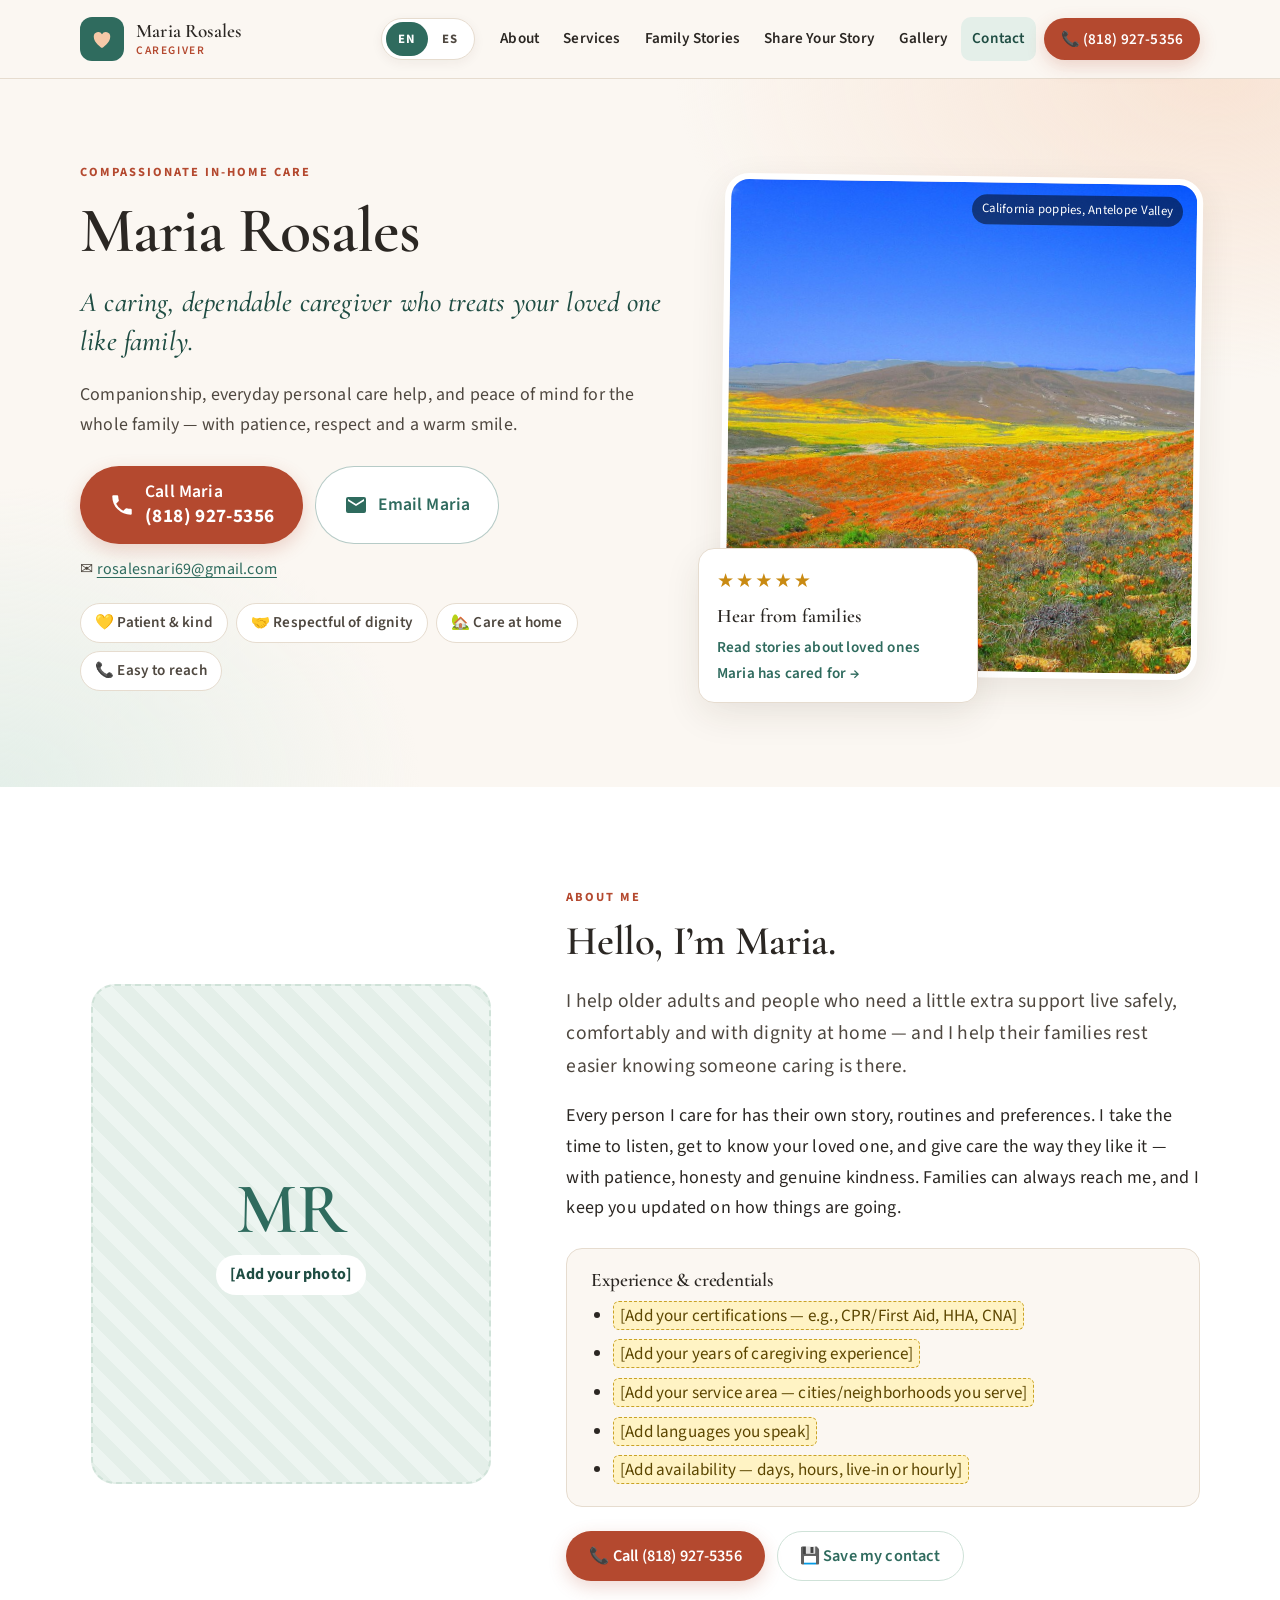
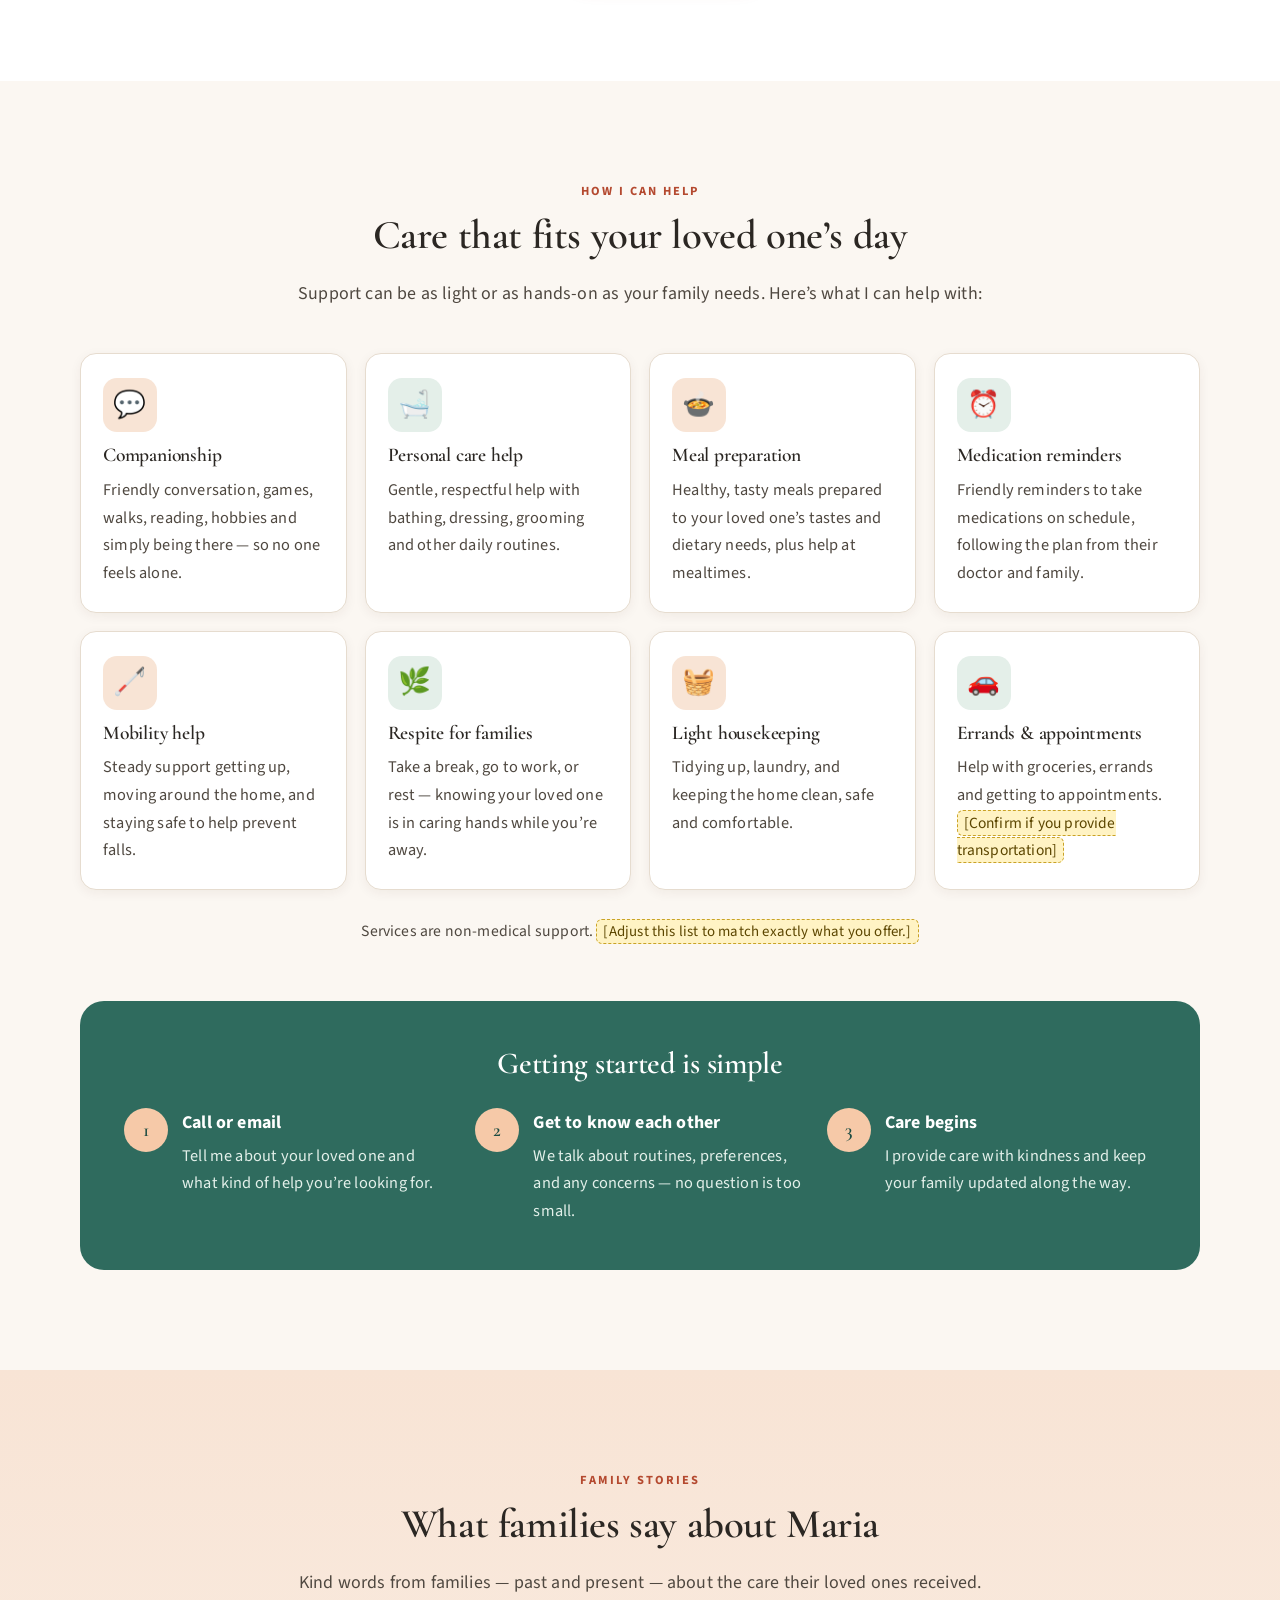
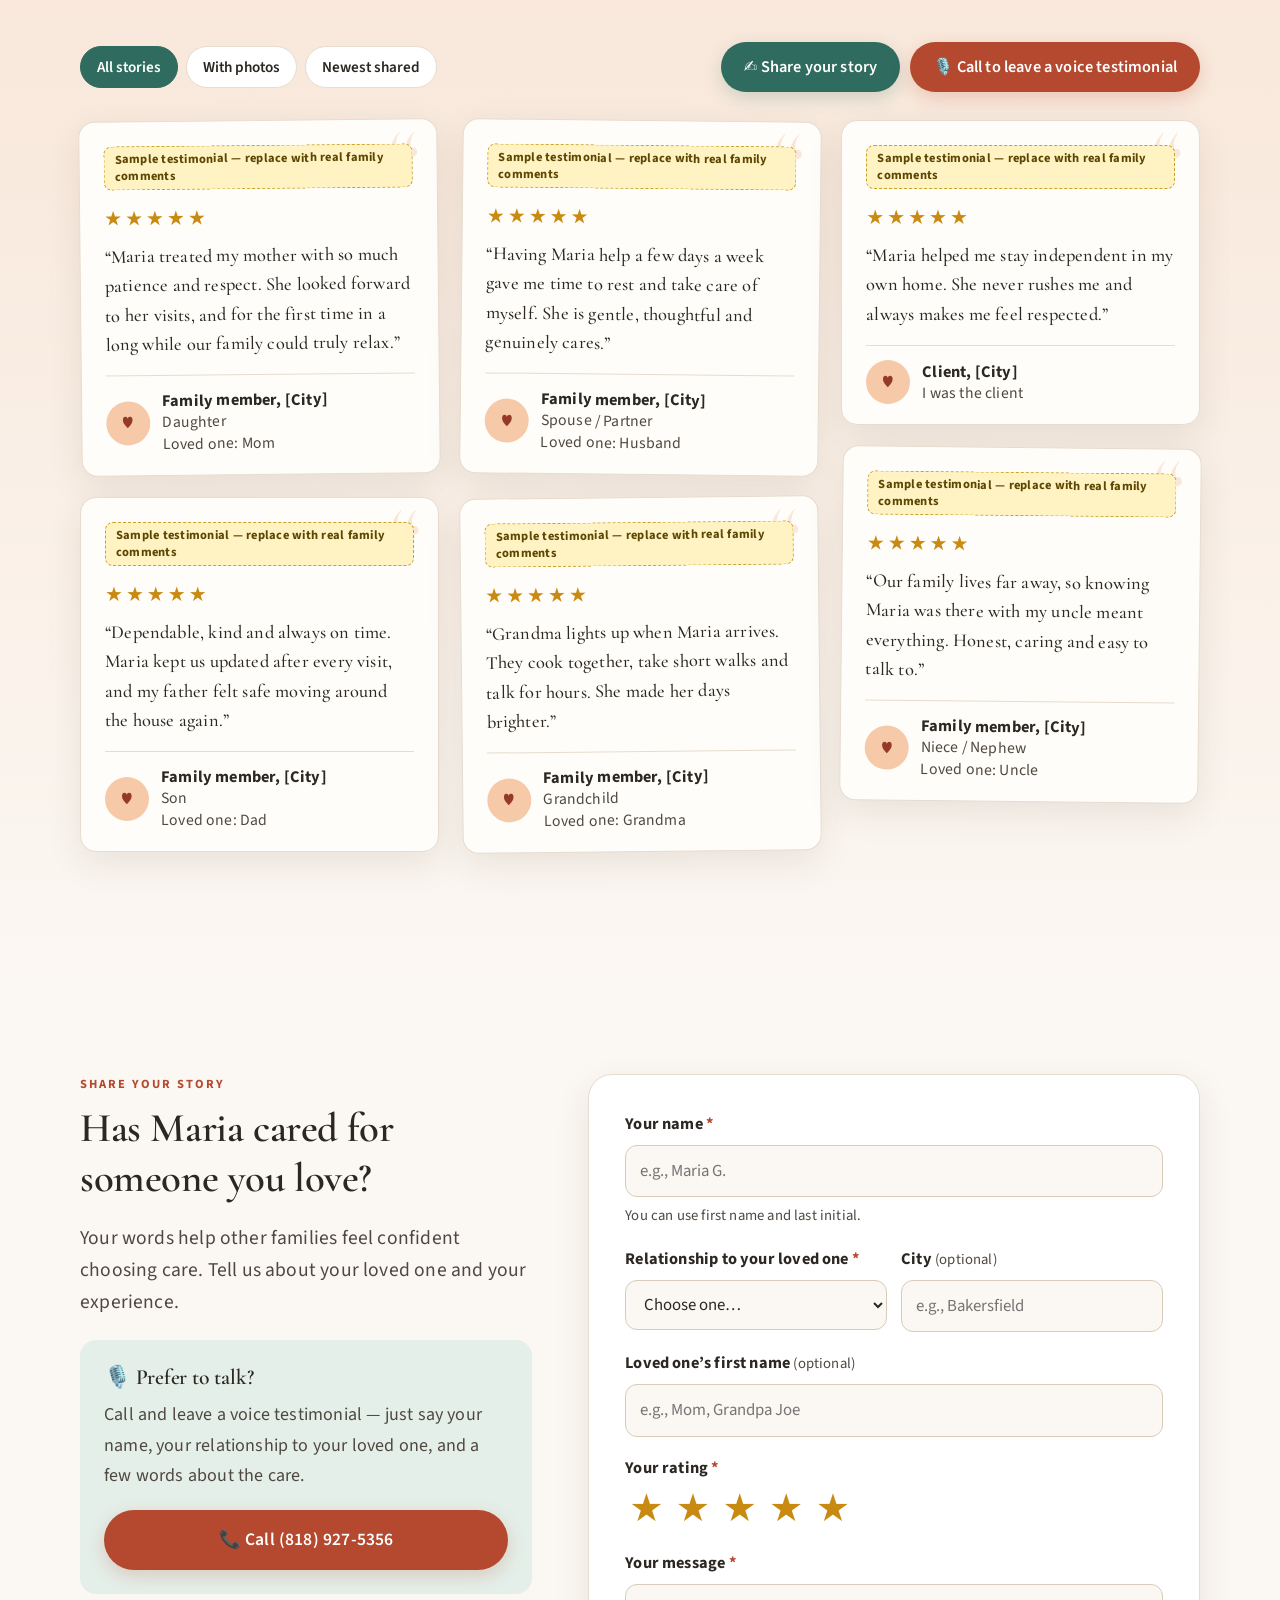
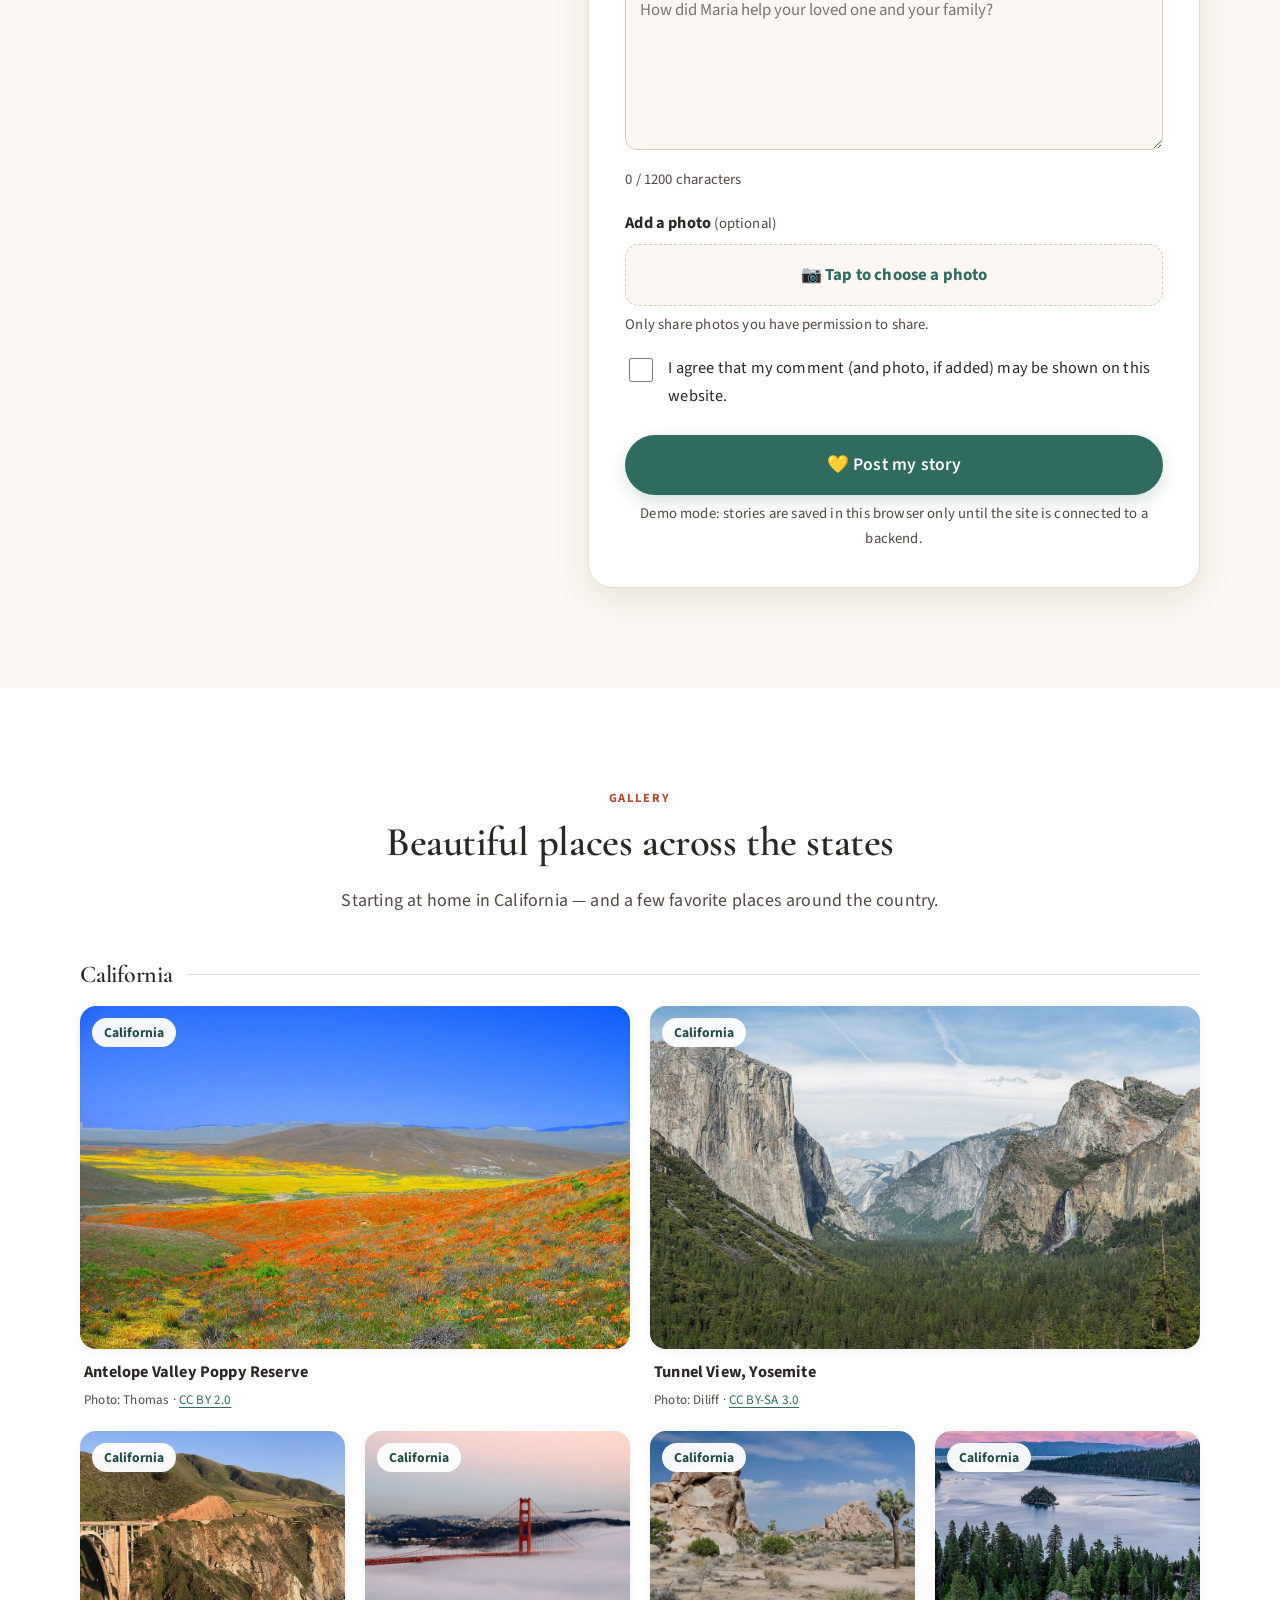
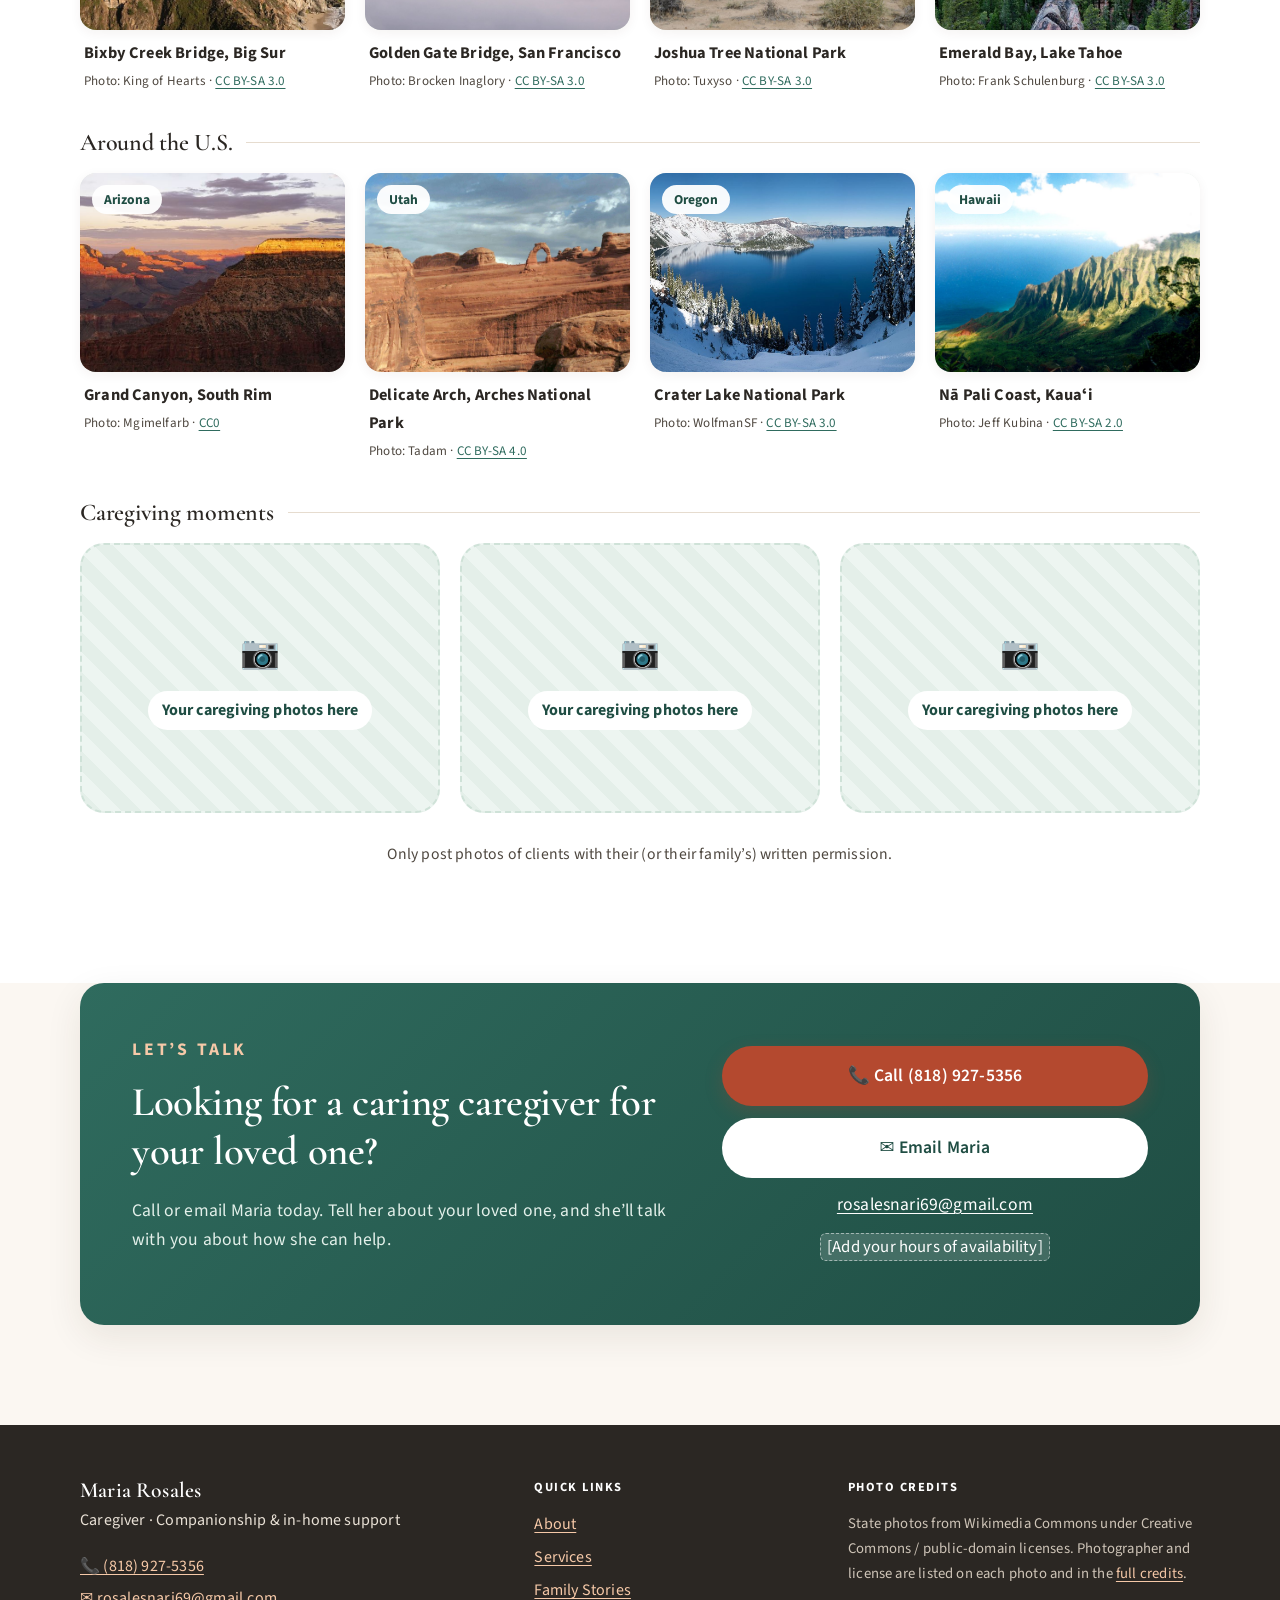
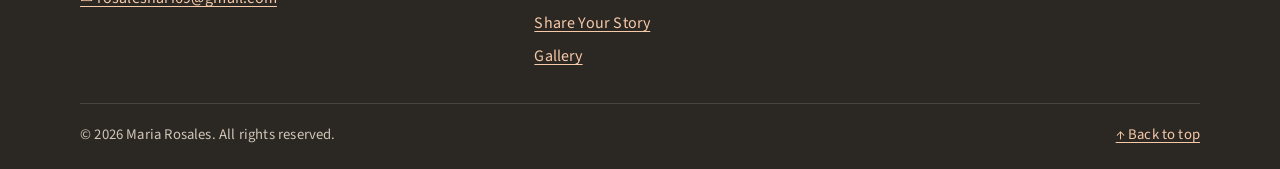
<file: index.html>
<!DOCTYPE html>
<html lang="en">
<head>
  <meta charset="utf-8">
  <meta name="viewport" content="width=device-width, initial-scale=1">
  <title data-i18n="meta.title">Maria Rosales — Caring, Dependable Caregiver | Call (818) 927-5356</title>
  <meta name="description" content="Maria Rosales is a caring, dependable caregiver offering companionship, personal care help, meal preparation, medication reminders, mobility help and respite for families. Call (818) 927-5356.">
  <meta property="og:title" content="Maria Rosales — Caregiver">
  <meta property="og:description" content="Compassionate in-home care for your loved one. Read what families say, and call (818) 927-5356.">
  <meta property="og:image" content="assets/states/california-poppies.jpg">
  <meta name="theme-color" content="#2f6b5e">
  <link rel="icon" href="assets/favicon.svg" type="image/svg+xml">
  <link rel="preconnect" href="https://fonts.googleapis.com">
  <link rel="preconnect" href="https://fonts.gstatic.com" crossorigin>
  <link href="https://fonts.googleapis.com/css2?family=Cormorant+Garamond:ital,wght@0,500;0,600;0,700;1,500&family=Source+Sans+3:ital,wght@0,400;0,600;0,700;1,400&display=swap" rel="stylesheet">
  <link rel="stylesheet" href="css/styles.css">
</head>
<body>
  <a class="skip-link" href="#main" data-i18n="skip">Skip to main content</a>

  <header class="site-header" id="top">
    <div class="container header-inner">
      <a class="brand" href="#top" data-i18n-aria-label="brand.aria" aria-label="Maria Rosales, back to top">
        <span class="brand-mark" aria-hidden="true">
          <svg viewBox="0 0 32 32" width="32" height="32"><path d="M16 28s-11-6.6-11-15A6 6 0 0 1 16 9.5 6 6 0 0 1 27 13c0 8.4-11 15-11 15z" fill="currentColor"/></svg>
        </span>
        <span class="brand-text">Maria Rosales<small data-i18n="brand.role">Caregiver</small></span>
      </a>
      <div class="header-tools">
        <div class="lang-toggle" role="group" data-i18n-aria-label="lang.label" aria-label="Language">
          <button type="button" data-lang="en" class="is-active" aria-pressed="true" data-i18n="lang.en">EN</button>
          <span class="lang-sep" aria-hidden="true">|</span>
          <button type="button" data-lang="es" aria-pressed="false" data-i18n="lang.es">ES</button>
        </div>
        <button class="nav-toggle" aria-expanded="false" aria-controls="site-nav">
          <span class="nav-toggle-bars" aria-hidden="true"></span>
          <span class="nav-toggle-label" data-i18n="nav.toggle">Menu</span>
        </button>
      </div>
      <nav id="site-nav" class="site-nav" data-i18n-aria-label="nav.main" aria-label="Main">
        <ul>
          <li><a href="#about" data-i18n="nav.about">About</a></li>
          <li><a href="#services" data-i18n="nav.services">Services</a></li>
          <li><a href="#stories" data-i18n="nav.stories">Family Stories</a></li>
          <li><a href="#share" data-i18n="nav.share">Share Your Story</a></li>
          <li><a href="#gallery" data-i18n="nav.gallery">Gallery</a></li>
          <li><a href="#contact" data-i18n="nav.contact">Contact</a></li>
          <li class="nav-call"><a class="btn btn-call btn-sm" href="tel:+18189275356" data-i18n="nav.call">📞 (818) 927-5356</a></li>
        </ul>
      </nav>
    </div>
  </header>

  <main id="main">
    <!-- HERO -->
    <section class="hero" aria-labelledby="hero-title">
      <div class="container hero-inner">
        <div class="hero-text">
          <p class="eyebrow" data-i18n="hero.eyebrow">Compassionate in-home care</p>
          <h1 id="hero-title">Maria Rosales</h1>
          <p class="hero-headline" data-i18n="hero.headline">A caring, dependable caregiver who treats your loved one like family.</p>
          <p class="hero-sub" data-i18n="hero.sub">Companionship, everyday personal care help, and peace of mind for the whole family — with patience, respect and a warm smile.</p>
          <div class="hero-actions">
            <a class="btn btn-call btn-lg" href="tel:+18189275356">
              <svg aria-hidden="true" viewBox="0 0 24 24" width="26" height="26"><path fill="currentColor" d="M6.6 10.8a15.1 15.1 0 0 0 6.6 6.6l2.2-2.2a1 1 0 0 1 1-.25 11.4 11.4 0 0 0 3.6.57 1 1 0 0 1 1 1V20a1 1 0 0 1-1 1A17 17 0 0 1 3 4a1 1 0 0 1 1-1h3.5a1 1 0 0 1 1 1c0 1.25.2 2.45.57 3.57a1 1 0 0 1-.25 1z"/></svg>
              <span data-i18n-html="hero.callHtml">Call Maria<br><strong>(818) 927-5356</strong></span>
            </a>
            <a class="btn btn-outline btn-lg" href="mailto:rosalesnari69@gmail.com?subject=Caregiving%20inquiry">
              <svg aria-hidden="true" viewBox="0 0 24 24" width="24" height="24"><path fill="currentColor" d="M20 4H4a2 2 0 0 0-2 2v12a2 2 0 0 0 2 2h16a2 2 0 0 0 2-2V6a2 2 0 0 0-2-2zm0 4-8 5-8-5V6l8 5 8-5z"/></svg>
              <span data-i18n="hero.emailBtn">Email Maria</span>
            </a>
          </div>
          <p class="hero-email">✉️ <a href="mailto:rosalesnari69@gmail.com">rosalesnari69@gmail.com</a></p>
          <ul class="trust-chips" data-i18n-aria-label="hero.trust" aria-label="Highlights">
            <li data-i18n="hero.chip1">💛 Patient &amp; kind</li>
            <li data-i18n="hero.chip2">🤝 Respectful of dignity</li>
            <li data-i18n="hero.chip3">🏡 Care at home</li>
            <li data-i18n="hero.chip4">📞 Easy to reach</li>
          </ul>
        </div>
        <div class="hero-media">
          <figure class="hero-photo">
            <img src="assets/states/california-poppies.jpg" alt="Bright orange California poppies covering rolling hills in the Antelope Valley" width="1400" height="1050" fetchpriority="high">
            <figcaption data-i18n="hero.photoCap">California poppies, Antelope Valley</figcaption>
          </figure>
          <a class="hero-quote-card" href="#stories">
            <span class="stars" aria-hidden="true">★★★★★</span>
            <strong data-i18n="hero.quoteStrong">Hear from families</strong>
            <span data-i18n="hero.quoteSpan">Read stories about loved ones Maria has cared for →</span>
          </a>
        </div>
      </div>
    </section>

    <!-- ABOUT -->
    <section id="about" class="section about" aria-labelledby="about-title">
      <div class="container about-grid">
        <div class="about-photo">
          <div class="photo-placeholder portrait" role="img" data-i18n-aria-label="about.photoAria" aria-label="Placeholder for Maria's photo">
            <span class="initials" aria-hidden="true">MR</span>
            <span class="ph-label" data-i18n="about.photoLabel">[Add your photo]</span>
          </div>
        </div>
        <div class="about-text">
          <p class="eyebrow" data-i18n="about.eyebrow">About me</p>
          <h2 id="about-title" data-i18n="about.title">Hello, I’m Maria.</h2>
          <p class="lead" data-i18n="about.lead">I help older adults and people who need a little extra support live safely, comfortably and with dignity at home — and I help their families rest easier knowing someone caring is there.</p>
          <p data-i18n="about.p2">Every person I care for has their own story, routines and preferences. I take the time to listen, get to know your loved one, and give care the way they like it — with patience, honesty and genuine kindness. Families can always reach me, and I keep you updated on how things are going.</p>
          <div class="credentials" data-i18n-aria-label="about.creds" aria-label="Credentials and details">
            <h3 data-i18n="about.credsTitle">Experience &amp; credentials</h3>
            <ul>
              <li><span class="ph" data-i18n="about.ph1">[Add your certifications — e.g., CPR/First Aid, HHA, CNA]</span></li>
              <li><span class="ph" data-i18n="about.ph2">[Add your years of caregiving experience]</span></li>
              <li><span class="ph" data-i18n="about.ph3">[Add your service area — cities/neighborhoods you serve]</span></li>
              <li><span class="ph" data-i18n="about.ph4">[Add languages you speak]</span></li>
              <li><span class="ph" data-i18n="about.ph5">[Add availability — days, hours, live-in or hourly]</span></li>
            </ul>
          </div>
          <div class="about-actions">
            <a class="btn btn-call" href="tel:+18189275356" data-i18n="about.call">📞 Call (818) 927-5356</a>
            <a class="btn btn-ghost" href="assets/maria-rosales.vcf" download data-i18n="about.save">💾 Save my contact</a>
          </div>
        </div>
      </div>
    </section>

    <!-- SERVICES -->
    <section id="services" class="section services" aria-labelledby="services-title">
      <div class="container">
        <div class="section-head">
          <p class="eyebrow" data-i18n="services.eyebrow">How I can help</p>
          <h2 id="services-title" data-i18n="services.title">Care that fits your loved one’s day</h2>
          <p data-i18n="services.intro">Support can be as light or as hands-on as your family needs. Here’s what I can help with:</p>
        </div>
        <ul class="service-grid">
          <li class="service-card"><span class="service-icon" aria-hidden="true">💬</span><h3 data-i18n="svc.comp.title">Companionship</h3><p data-i18n="svc.comp.desc">Friendly conversation, games, walks, reading, hobbies and simply being there — so no one feels alone.</p></li>
          <li class="service-card"><span class="service-icon" aria-hidden="true">🛁</span><h3 data-i18n="svc.personal.title">Personal care help</h3><p data-i18n="svc.personal.desc">Gentle, respectful help with bathing, dressing, grooming and other daily routines.</p></li>
          <li class="service-card"><span class="service-icon" aria-hidden="true">🍲</span><h3 data-i18n="svc.meal.title">Meal preparation</h3><p data-i18n="svc.meal.desc">Healthy, tasty meals prepared to your loved one’s tastes and dietary needs, plus help at mealtimes.</p></li>
          <li class="service-card"><span class="service-icon" aria-hidden="true">⏰</span><h3 data-i18n="svc.med.title">Medication reminders</h3><p data-i18n="svc.med.desc">Friendly reminders to take medications on schedule, following the plan from their doctor and family.</p></li>
          <li class="service-card"><span class="service-icon" aria-hidden="true">🦯</span><h3 data-i18n="svc.mob.title">Mobility help</h3><p data-i18n="svc.mob.desc">Steady support getting up, moving around the home, and staying safe to help prevent falls.</p></li>
          <li class="service-card"><span class="service-icon" aria-hidden="true">🌿</span><h3 data-i18n="svc.respite.title">Respite for families</h3><p data-i18n="svc.respite.desc">Take a break, go to work, or rest — knowing your loved one is in caring hands while you’re away.</p></li>
          <li class="service-card"><span class="service-icon" aria-hidden="true">🧺</span><h3 data-i18n="svc.house.title">Light housekeeping</h3><p data-i18n="svc.house.desc">Tidying up, laundry, and keeping the home clean, safe and comfortable.</p></li>
          <li class="service-card"><span class="service-icon" aria-hidden="true">🚗</span><h3 data-i18n="svc.errands.title">Errands &amp; appointments</h3><p><span data-i18n="svc.errands.desc">Help with groceries, errands and getting to appointments.</span> <span class="ph" data-i18n="svc.errands.ph">[Confirm if you provide transportation]</span></p></li>
        </ul>
        <p class="note"><span data-i18n="services.note">Services are non-medical support.</span> <span class="ph" data-i18n="services.notePh">[Adjust this list to match exactly what you offer.]</span></p>

        <div class="steps" aria-labelledby="steps-title">
          <h3 id="steps-title" data-i18n="steps.title">Getting started is simple</h3>
          <ol class="step-list">
            <li><span class="step-num">1</span><div><strong data-i18n="steps.1.title">Call or email</strong><p data-i18n="steps.1.desc">Tell me about your loved one and what kind of help you’re looking for.</p></div></li>
            <li><span class="step-num">2</span><div><strong data-i18n="steps.2.title">Get to know each other</strong><p data-i18n="steps.2.desc">We talk about routines, preferences, and any concerns — no question is too small.</p></div></li>
            <li><span class="step-num">3</span><div><strong data-i18n="steps.3.title">Care begins</strong><p data-i18n="steps.3.desc">I provide care with kindness and keep your family updated along the way.</p></div></li>
          </ol>
        </div>
      </div>
    </section>

    <!-- TESTIMONIALS WALL -->
    <section id="stories" class="section stories" aria-labelledby="stories-title">
      <div class="container">
        <div class="section-head">
          <p class="eyebrow" data-i18n="stories.eyebrow">Family stories</p>
          <h2 id="stories-title" data-i18n="stories.title">What families say about Maria</h2>
          <p data-i18n="stories.intro">Kind words from families — past and present — about the care their loved ones received.</p>
        </div>
        <div class="wall-toolbar">
          <div class="filter-group" role="group" data-i18n-aria-label="stories.filter" aria-label="Filter stories">
            <button class="chip is-active" data-filter="all" aria-pressed="true" data-i18n="stories.filterAll">All stories</button>
            <button class="chip" data-filter="photo" aria-pressed="false" data-i18n="stories.filterPhoto">With photos</button>
            <button class="chip" data-filter="new" aria-pressed="false" data-i18n="stories.filterNew">Newest shared</button>
          </div>
          <div class="wall-cta">
            <a class="btn btn-primary" href="#share" data-i18n="stories.shareBtn">✍️ Share your story</a>
            <a class="btn btn-call" href="tel:+18189275356" data-i18n="stories.voiceBtn">🎙️ Call to leave a voice testimonial</a>
          </div>
        </div>
        <div id="wall" class="wall" aria-live="polite"></div>
        <p id="wall-empty" class="wall-empty" hidden data-i18n="stories.empty">No stories match this filter yet.</p>
      </div>
    </section>

    <!-- SHARE YOUR STORY -->
    <section id="share" class="section share" aria-labelledby="share-title">
      <div class="container share-grid">
        <div class="share-intro">
          <p class="eyebrow" data-i18n="share.eyebrow">Share your story</p>
          <h2 id="share-title" data-i18n="share.title">Has Maria cared for someone you love?</h2>
          <p class="lead" data-i18n="share.lead">Your words help other families feel confident choosing care. Tell us about your loved one and your experience.</p>
          <div class="voice-card">
            <h3 data-i18n="share.voiceTitle">🎙️ Prefer to talk?</h3>
            <p data-i18n="share.voiceDesc">Call and leave a voice testimonial — just say your name, your relationship to your loved one, and a few words about the care.</p>
            <a class="btn btn-call btn-lg btn-block" href="tel:+18189275356" data-i18n="share.voiceCall">📞 Call (818) 927-5356</a>
          </div>
        </div>

        <form id="story-form" class="story-form" novalidate>
          <div class="field">
            <label for="f-name"><span data-i18n="form.name">Your name</span> <span class="req" aria-hidden="true">*</span></label>
            <input id="f-name" name="name" type="text" autocomplete="name" required maxlength="60" data-i18n-placeholder="form.namePh" placeholder="e.g., Maria G.">
            <p class="hint" data-i18n="form.nameHint">You can use first name and last initial.</p>
          </div>
          <div class="field-row">
            <div class="field">
              <label for="f-relationship"><span data-i18n="form.relationship">Relationship to your loved one</span> <span class="req" aria-hidden="true">*</span></label>
              <select id="f-relationship" name="relationship" required>
                <option value="" data-i18n="form.relChoose">Choose one…</option>
                <option value="Son" data-i18n="form.rel.son">Son</option>
                <option value="Daughter" data-i18n="form.rel.daughter">Daughter</option>
                <option value="Spouse / Partner" data-i18n="form.rel.spouse">Spouse / Partner</option>
                <option value="Grandchild" data-i18n="form.rel.grandchild">Grandchild</option>
                <option value="Niece / Nephew" data-i18n="form.rel.niece">Niece / Nephew</option>
                <option value="Friend / Neighbor" data-i18n="form.rel.friend">Friend / Neighbor</option>
                <option value="I was the client" data-i18n="form.rel.client">I was the client</option>
                <option value="Other family member" data-i18n="form.rel.other">Other family member</option>
              </select>
            </div>
            <div class="field">
              <label for="f-city"><span data-i18n="form.city">City</span> <span class="opt" data-i18n="form.optional">(optional)</span></label>
              <input id="f-city" name="city" type="text" maxlength="40" autocomplete="address-level2" data-i18n-placeholder="form.cityPh" placeholder="e.g., Bakersfield">
            </div>
          </div>
          <div class="field">
            <label for="f-loved"><span data-i18n="form.loved">Loved one’s first name</span> <span class="opt" data-i18n="form.optional">(optional)</span></label>
            <input id="f-loved" name="lovedOne" type="text" maxlength="40" data-i18n-placeholder="form.lovedPh" placeholder="e.g., Mom, Grandpa Joe">
          </div>
          <fieldset class="field rating-field">
            <legend><span data-i18n="form.rating">Your rating</span> <span class="req" aria-hidden="true">*</span></legend>
            <div class="star-input">
              <input type="radio" id="r5" name="rating" value="5" checked><label for="r5" data-i18n-title="form.star5" title="5 stars"><span class="sr-only" data-i18n="form.star5">5 stars</span>★</label>
              <input type="radio" id="r4" name="rating" value="4"><label for="r4" data-i18n-title="form.star4" title="4 stars"><span class="sr-only" data-i18n="form.star4">4 stars</span>★</label>
              <input type="radio" id="r3" name="rating" value="3"><label for="r3" data-i18n-title="form.star3" title="3 stars"><span class="sr-only" data-i18n="form.star3">3 stars</span>★</label>
              <input type="radio" id="r2" name="rating" value="2"><label for="r2" data-i18n-title="form.star2" title="2 stars"><span class="sr-only" data-i18n="form.star2">2 stars</span>★</label>
              <input type="radio" id="r1" name="rating" value="1"><label for="r1" data-i18n-title="form.star1" title="1 star"><span class="sr-only" data-i18n="form.star1">1 star</span>★</label>
            </div>
          </fieldset>
          <div class="field">
            <label for="f-message"><span data-i18n="form.message">Your message</span> <span class="req" aria-hidden="true">*</span></label>
            <textarea id="f-message" name="message" rows="5" required minlength="10" maxlength="1200" data-i18n-placeholder="form.messagePh" placeholder="How did Maria help your loved one and your family?"></textarea>
            <p class="hint"><span id="char-count">0</span> / 1200 <span data-i18n="form.chars">characters</span></p>
          </div>
          <div class="field">
            <label for="f-photo"><span data-i18n="form.photo">Add a photo</span> <span class="opt" data-i18n="form.optional">(optional)</span></label>
            <div class="file-drop">
              <input id="f-photo" name="photo" type="file" accept="image/*">
              <div class="file-drop-ui" aria-hidden="true">📷 <span data-i18n="form.photoTap">Tap to choose a photo</span></div>
              <img id="photo-preview" class="photo-preview" data-i18n-alt="form.photoPreview" alt="Selected photo preview" hidden>
            </div>
            <p class="hint" data-i18n="form.photoHint">Only share photos you have permission to share.</p>
          </div>
          <div class="field checkbox">
            <input id="f-consent" name="consent" type="checkbox" required>
            <label for="f-consent" data-i18n="form.consent">I agree that my comment (and photo, if added) may be shown on this website.</label>
          </div>
          <p id="form-error" class="form-error" role="alert" hidden></p>
          <button class="btn btn-primary btn-lg btn-block" type="submit" data-i18n="form.submit">💛 Post my story</button>
          <p id="form-status" class="form-status" role="status" aria-live="polite"></p>
          <p class="hint demo-note" data-i18n="form.demo">Demo mode: stories are saved in this browser only until the site is connected to a backend.</p>
        </form>
      </div>
    </section>

    <!-- GALLERY -->
    <section id="gallery" class="section gallery" aria-labelledby="gallery-title">
      <div class="container">
        <div class="section-head">
          <p class="eyebrow" data-i18n="gallery.eyebrow">Gallery</p>
          <h2 id="gallery-title" data-i18n="gallery.title">Beautiful places across the states</h2>
          <p data-i18n="gallery.intro">Starting at home in California — and a few favorite places around the country.</p>
        </div>
        <h3 class="gallery-sub" data-i18n="gallery.ca">California</h3>
        <div class="photo-grid" id="gallery-ca"></div>
        <h3 class="gallery-sub" data-i18n="gallery.us">Around the U.S.</h3>
        <div class="photo-grid" id="gallery-us"></div>

        <h3 class="gallery-sub" data-i18n="gallery.moments">Caregiving moments</h3>
        <div class="photo-grid placeholders">
          <div class="photo-placeholder"><span aria-hidden="true">📷</span><span class="ph-label" data-i18n="gallery.ph">Your caregiving photos here</span></div>
          <div class="photo-placeholder"><span aria-hidden="true">📷</span><span class="ph-label" data-i18n="gallery.ph">Your caregiving photos here</span></div>
          <div class="photo-placeholder"><span aria-hidden="true">📷</span><span class="ph-label" data-i18n="gallery.ph">Your caregiving photos here</span></div>
        </div>
        <p class="note" data-i18n="gallery.note">Only post photos of clients with their (or their family’s) written permission.</p>
      </div>
    </section>

    <!-- CONTACT CTA -->
    <section id="contact" class="section contact" aria-labelledby="contact-title">
      <div class="container contact-card">
        <div>
          <p class="eyebrow light" data-i18n="contact.eyebrow">Let’s talk</p>
          <h2 id="contact-title" data-i18n="contact.title">Looking for a caring caregiver for your loved one?</h2>
          <p data-i18n="contact.desc">Call or email Maria today. Tell her about your loved one, and she’ll talk with you about how she can help.</p>
        </div>
        <div class="contact-actions">
          <a class="btn btn-call btn-lg btn-block" href="tel:+18189275356" data-i18n="contact.call">📞 Call (818) 927-5356</a>
          <a class="btn btn-light btn-lg btn-block" href="mailto:rosalesnari69@gmail.com?subject=Caregiving%20inquiry" data-i18n="contact.emailBtn">✉️ Email Maria</a>
          <p class="contact-email"><a href="mailto:rosalesnari69@gmail.com">rosalesnari69@gmail.com</a></p>
          <p class="contact-meta"><span class="ph light" data-i18n="contact.hours">[Add your hours of availability]</span></p>
        </div>
      </div>
    </section>
  </main>

  <footer class="site-footer">
    <div class="container footer-grid">
      <div>
        <p class="footer-name">Maria Rosales</p>
        <p data-i18n="footer.tagline">Caregiver · Companionship &amp; in-home support</p>
        <p class="footer-contact">
          <a href="tel:+18189275356">📞 (818) 927-5356</a><br>
          <a href="mailto:rosalesnari69@gmail.com">✉️ rosalesnari69@gmail.com</a>
        </p>
      </div>
      <nav data-i18n-aria-label="footer.nav" aria-label="Footer">
        <p class="footer-head" data-i18n="footer.links">Quick links</p>
        <ul>
          <li><a href="#about" data-i18n="nav.about">About</a></li>
          <li><a href="#services" data-i18n="nav.services">Services</a></li>
          <li><a href="#stories" data-i18n="nav.stories">Family Stories</a></li>
          <li><a href="#share" data-i18n="nav.share">Share Your Story</a></li>
          <li><a href="#gallery" data-i18n="nav.gallery">Gallery</a></li>
        </ul>
      </nav>
      <div>
        <p class="footer-head" data-i18n="footer.credits">Photo credits</p>
        <p class="credits-small"><span data-i18n="footer.creditsText">State photos from Wikimedia Commons under Creative Commons / public-domain licenses. Photographer and license are listed on each photo and in the </span><a href="#" id="credits-open" data-i18n="footer.creditsLink">full credits</a>.</p>
      </div>
    </div>
    <div class="container footer-bottom">
      <p>© <span id="year">2026</span> <span data-i18n="footer.rights">Maria Rosales. All rights reserved.</span></p>
      <a href="#top" class="back-top" data-i18n="footer.backTop">↑ Back to top</a>
    </div>
  </footer>

  <!-- Sticky mobile call bar -->
  <div class="mobile-cta" data-i18n-aria-label="cta.aria" aria-label="Quick contact">
    <a class="btn btn-call" href="tel:+18189275356" data-i18n="cta.call">📞 Call Maria</a>
    <a class="btn btn-light" href="mailto:rosalesnari69@gmail.com" data-i18n="cta.email">✉️ Email</a>
  </div>

  <!-- Lightbox -->
  <dialog id="lightbox" class="lightbox" data-i18n-aria-label="lightbox.aria" aria-label="Photo viewer">
    <button class="lightbox-close" data-i18n-aria-label="lightbox.close" aria-label="Close photo">✕</button>
    <img id="lightbox-img" alt="">
    <p id="lightbox-cap"></p>
  </dialog>

  <!-- Credits dialog -->
  <dialog id="credits" class="credits-dialog" aria-labelledby="credits-title">
    <h2 id="credits-title" data-i18n="credits.title">Photo credits</h2>
    <ul id="credits-list"></ul>
    <button class="btn btn-primary" id="credits-close" data-i18n="credits.close">Close</button>
  </dialog>

  <script src="js/config.js"></script>
  <script src="js/i18n.js"></script>
  <script src="js/data.js"></script>
  <script src="js/app.js"></script>
</body>
</html>
</file>
<file: css/styles.css>
/* ===== Maria Rosales — Caregiver site ===== */
:root {
  --cream: #fbf7f2;
  --cream-2: #f5ede3;
  --peach: #f8e4d5;
  --peach-2: #f6c9a8;
  --sage: #e4efe9;
  --sage-2: #cfe2d8;
  --teal: #2f6b5e;
  --teal-dark: #1f4d43;
  --coral: #b4492f;
  --coral-dark: #943a25;
  --ink: #2b2723;
  --ink-soft: #4f4840;
  --line: #e6dccf;
  --gold: #c98a12;
  --white: #fff;
  --radius: 16px;
  --radius-lg: 24px;
  --shadow: 0 12px 36px rgba(60, 40, 20, .09);
  --shadow-sm: 0 3px 12px rgba(60, 40, 20, .06);
  --serif: "Cormorant Garamond", Georgia, "Iowan Old Style", "Palatino Linotype", "Times New Roman", serif;
  --sans: "Source Sans 3", system-ui, -apple-system, "Segoe UI", Roboto, "Helvetica Neue", Arial, sans-serif;
  --header-h: 78px;
}
*, *::before, *::after { box-sizing: border-box; }
html { scroll-behavior: smooth; scroll-padding-top: calc(var(--header-h) + 14px); -webkit-text-size-adjust: 100%; }
@media (prefers-reduced-motion: reduce) { html { scroll-behavior: auto; } *, *::before, *::after { animation: none !important; transition: none !important; } }
body {
  margin: 0; font-family: var(--sans); font-size: 1.125rem; /* 18px */ line-height: 1.7;
  color: var(--ink); background: var(--cream); font-weight: 400;
  letter-spacing: .01em;
}
img { max-width: 100%; height: auto; display: block; }
[hidden] { display: none !important; }
a { color: var(--teal); text-underline-offset: 3px; }
a:hover { color: var(--teal-dark); }
h1, h2, h3 { font-family: var(--serif); line-height: 1.22; color: var(--ink); margin: 0 0 .45em; font-weight: 600; letter-spacing: -.01em; }
h2 { font-size: clamp(1.85rem, 3.4vw, 2.55rem); }
h3 { font-size: 1.35rem; }
p { margin: 0 0 1em; }
:focus-visible { outline: 3px solid #e08a2c; outline-offset: 3px; border-radius: 6px; }
.sr-only { position: absolute !important; width: 1px; height: 1px; overflow: hidden; clip: rect(0 0 0 0); white-space: nowrap; }
.skip-link { position: absolute; left: 12px; top: -60px; background: var(--teal); color: #fff; padding: 10px 16px; border-radius: 10px; z-index: 100; }
.skip-link:focus { top: 12px; color: #fff; }
.container { width: min(1120px, 100% - 48px); margin-inline: auto; }
.section { padding: clamp(56px, 8vw, 100px) 0; }
.eyebrow { text-transform: uppercase; letter-spacing: .16em; font-size: .78rem; font-weight: 700; color: var(--coral); margin-bottom: .7em; }
.eyebrow.light { color: var(--peach-2); }
.lead { font-size: 1.22rem; color: var(--ink-soft); line-height: 1.65; }
.section-head { text-align: center; max-width: 720px; margin: 0 auto 44px; }
.section-head p:last-child { color: var(--ink-soft); font-size: 1.12rem; }
.note { color: var(--ink-soft); font-size: .98rem; text-align: center; margin-top: 28px; }
.ph { background: #fff3c4; color: #5c4600; border: 1px dashed #c9a227; border-radius: 6px; padding: 1px 6px; font-size: .95em; }
.ph.light { background: rgba(255,255,255,.15); color: #fff; border-color: rgba(255,255,255,.5); }

/* ===== Buttons ===== */
.btn {
  display: inline-flex; align-items: center; justify-content: center; gap: 10px;
  min-height: 50px; padding: 11px 22px; border-radius: 999px; border: 1.5px solid transparent;
  font: 600 1.02rem/1.25 var(--sans); text-decoration: none; cursor: pointer; text-align: center;
  letter-spacing: .01em;
  transition: transform .18s ease, box-shadow .18s ease, background .18s ease, border-color .18s ease;
}
.btn:hover { transform: translateY(-1.5px); }
.btn:active { transform: translateY(0); }
.btn-lg { min-height: 60px; padding: 14px 28px; font-size: 1.1rem; }
.btn-sm { min-height: 42px; padding: 7px 16px; font-size: .95rem; }
.btn-block { width: 100%; }
.btn-call { background: var(--coral); color: #fff; box-shadow: 0 6px 18px rgba(180, 73, 47, .22); }
.btn-call:hover { background: var(--coral-dark); color: #fff; box-shadow: 0 8px 22px rgba(180, 73, 47, .28); }
.btn-call span { text-align: left; font-weight: 600; line-height: 1.3; }
.btn-call strong { font-size: 1.2rem; letter-spacing: .02em; font-weight: 700; }
.btn-primary { background: var(--teal); color: #fff; box-shadow: 0 6px 18px rgba(47, 107, 94, .2); }
.btn-primary:hover { background: var(--teal-dark); color: #fff; }
.btn-primary:disabled { opacity: .6; cursor: wait; }
.btn-outline { background: #fff; color: var(--teal); border-color: rgba(47, 107, 94, .35); }
.btn-outline:hover { background: var(--sage); border-color: var(--teal); }
.btn-ghost { background: transparent; color: var(--teal); border-color: var(--sage-2); }
.btn-ghost:hover { background: var(--sage); }
.btn-light { background: #fff; color: var(--teal-dark); }
.btn-light:hover { background: var(--sage); color: var(--teal-dark); }

/* ===== Header ===== */
.site-header { position: sticky; top: 0; z-index: 50; background: rgba(251, 247, 242, .92); backdrop-filter: saturate(1.15) blur(12px); border-bottom: 1px solid var(--line); }
.header-inner { display: flex; align-items: center; justify-content: space-between; min-height: var(--header-h); gap: 14px; flex-wrap: wrap; }
.brand { display: flex; align-items: center; gap: 12px; text-decoration: none; color: var(--ink); }
.brand-mark { display: grid; place-items: center; width: 44px; height: 44px; border-radius: 12px; background: var(--teal); color: var(--peach-2); flex: none; }
.brand-mark svg { width: 24px; height: 24px; }
.brand-text { font-family: var(--serif); font-weight: 600; font-size: 1.2rem; line-height: 1.15; }
.brand-text small { display: block; font-family: var(--sans); font-weight: 600; font-size: .72rem; letter-spacing: .14em; text-transform: uppercase; color: var(--coral); margin-top: 2px; }

.header-tools { display: flex; align-items: center; gap: 10px; margin-left: auto; }
.lang-toggle {
  display: inline-flex; align-items: center; gap: 2px;
  background: #fff; border: 1px solid var(--line); border-radius: 999px;
  padding: 3px 4px; box-shadow: var(--shadow-sm);
}
.lang-toggle button {
  appearance: none; border: 0; background: transparent; cursor: pointer;
  font: 700 .8rem/1 var(--sans); letter-spacing: .08em; color: var(--ink-soft);
  padding: 8px 12px; border-radius: 999px; min-height: 34px;
  transition: background .15s, color .15s;
}
.lang-toggle button:hover { color: var(--teal-dark); }
.lang-toggle button.is-active { background: var(--teal); color: #fff; }
.lang-sep { color: var(--line); font-size: .85rem; user-select: none; display: none; }

.site-nav ul { display: flex; align-items: center; gap: 2px; list-style: none; margin: 0; padding: 0; }
.site-nav a:not(.btn) { display: block; padding: 9px 11px; border-radius: 10px; color: var(--ink); text-decoration: none; font-weight: 600; font-size: .95rem; }
.site-nav a:not(.btn):hover, .site-nav a[aria-current] { background: var(--sage); color: var(--teal-dark); }
.nav-call { margin-left: 6px; }
.nav-toggle { display: none; align-items: center; gap: 10px; background: #fff; border: 1.5px solid var(--line); border-radius: 12px; padding: 9px 13px; font: 700 .95rem var(--sans); color: var(--ink); cursor: pointer; min-height: 44px; }
.nav-toggle-bars, .nav-toggle-bars::before, .nav-toggle-bars::after { display: block; width: 20px; height: 2.5px; background: var(--ink); border-radius: 2px; position: relative; transition: transform .2s; }
.nav-toggle-bars::before, .nav-toggle-bars::after { content: ""; position: absolute; left: 0; }
.nav-toggle-bars::before { top: -6px; } .nav-toggle-bars::after { top: 6px; }
.nav-toggle[aria-expanded="true"] .nav-toggle-bars { background: transparent; }
.nav-toggle[aria-expanded="true"] .nav-toggle-bars::before { transform: translateY(6px) rotate(45deg); }
.nav-toggle[aria-expanded="true"] .nav-toggle-bars::after { transform: translateY(-6px) rotate(-45deg); }

/* ===== Hero ===== */
.hero { position: relative; overflow: hidden; padding: clamp(44px, 6.5vw, 88px) 0 clamp(56px, 7.5vw, 100px);
  background:
    radial-gradient(900px 500px at 95% 0%, var(--peach) 0%, transparent 60%),
    radial-gradient(700px 500px at 0% 100%, var(--sage) 0%, transparent 60%),
    var(--cream); }
.hero-inner { display: grid; grid-template-columns: 1.1fr .9fr; gap: clamp(28px, 4.5vw, 64px); align-items: center; }
.hero h1 { font-size: clamp(2.4rem, 5.2vw, 4rem); letter-spacing: -.015em; margin-bottom: .2em; font-weight: 600; }
.hero-headline { font-family: var(--serif); font-size: clamp(1.35rem, 2.2vw, 1.75rem); color: var(--teal-dark); line-height: 1.4; margin-bottom: .65em; font-weight: 500; font-style: italic; }
.hero-sub { font-size: 1.12rem; color: var(--ink-soft); max-width: 36em; }
.hero-actions { display: flex; flex-wrap: wrap; gap: 12px; margin: 26px 0 12px; }
.hero-email { font-size: 1rem; color: var(--ink-soft); word-break: break-word; }
.trust-chips { display: flex; flex-wrap: wrap; gap: 8px; list-style: none; padding: 0; margin: 20px 0 0; }
.trust-chips li { background: #fff; border: 1px solid var(--line); border-radius: 999px; padding: 6px 14px; font-size: .95rem; font-weight: 600; color: var(--ink-soft); }
.hero-media { position: relative; }
.hero-photo { margin: 0; border-radius: var(--radius-lg); overflow: hidden; box-shadow: var(--shadow); border: 6px solid #fff; transform: rotate(.8deg); }
.hero-photo img { width: 100%; aspect-ratio: 4 / 4.2; object-fit: cover; }
.hero-photo figcaption { position: absolute; right: 14px; top: 12px; background: rgba(0,0,0,.5); color: #fff; font-size: .8rem; padding: 4px 10px; border-radius: 999px; letter-spacing: .02em; }
.hero-quote-card { position: absolute; left: -24px; bottom: -26px; max-width: 280px; background: #fff; border-radius: var(--radius); padding: 16px 18px; box-shadow: var(--shadow); text-decoration: none; color: var(--ink); display: grid; gap: 2px; border: 1px solid var(--line); transition: transform .15s; }
.hero-quote-card:hover { transform: translateY(-2px); color: var(--ink); }
.hero-quote-card .stars { color: var(--gold); font-size: 1.2rem; letter-spacing: 2px; }
.hero-quote-card strong { font-family: var(--serif); font-size: 1.2rem; font-weight: 600; }
.hero-quote-card span:last-child { color: var(--teal); font-weight: 600; font-size: .95rem; }

/* ===== About ===== */
.about { background: #fff; }
.about-grid { display: grid; grid-template-columns: .8fr 1.2fr; gap: clamp(28px, 5vw, 72px); align-items: center; }
.photo-placeholder { display: flex; flex-direction: column; align-items: center; justify-content: center; gap: 10px; text-align: center;
  border: 2px dashed var(--sage-2); border-radius: var(--radius-lg); background: repeating-linear-gradient(45deg, var(--sage) 0 14px, #edf5f1 14px 28px); color: var(--teal-dark); min-height: 220px; padding: 20px; font-size: 2rem; }
.photo-placeholder .ph-label { font-family: var(--sans); font-size: 1rem; font-weight: 700; background: #fff; padding: 6px 14px; border-radius: 999px; }
.photo-placeholder.portrait { aspect-ratio: 4 / 5; max-width: 400px; margin-inline: auto; }
.initials { font-family: var(--serif); font-size: 4.5rem; font-weight: 600; color: var(--teal); line-height: 1; }
.credentials { background: var(--cream); border: 1px solid var(--line); border-radius: var(--radius); padding: 20px 24px; margin: 24px 0; }
.credentials h3 { font-size: 1.2rem; }
.credentials ul { margin: 0; padding-left: 1.2em; display: grid; gap: 8px; }
.about-actions { display: flex; flex-wrap: wrap; gap: 12px; }

/* ===== Services ===== */
.services { background: var(--cream); }
.service-grid { list-style: none; padding: 0; margin: 0; display: grid; grid-template-columns: repeat(4, 1fr); gap: 18px; }
.service-card { background: #fff; border-radius: var(--radius); padding: 24px 22px; box-shadow: var(--shadow-sm); border: 1px solid var(--line); min-width: 0; }
.service-card h3 { font-size: 1.22rem; margin-top: 12px; overflow-wrap: anywhere; }
.service-card p { color: var(--ink-soft); font-size: 1.02rem; margin: 0; overflow-wrap: anywhere; }
.service-icon { display: grid; place-items: center; width: 54px; height: 54px; border-radius: 14px; background: var(--peach); font-size: 1.65rem; }
.service-card:nth-child(even) .service-icon { background: var(--sage); }
.steps { margin-top: 56px; background: var(--teal); color: #fff; border-radius: var(--radius-lg); padding: clamp(26px, 3.5vw, 44px); }
.steps h3 { color: #fff; text-align: center; font-size: clamp(1.5rem, 2.4vw, 1.9rem); margin-bottom: 26px; }
.step-list { list-style: none; padding: 0; margin: 0; display: grid; grid-template-columns: repeat(3, 1fr); gap: 22px; }
.step-list li { display: flex; gap: 14px; align-items: flex-start; min-width: 0; }
.step-list strong { font-size: 1.12rem; }
.step-list p { margin: 4px 0 0; color: #e3f0ea; font-size: 1.02rem; overflow-wrap: anywhere; }
.step-num { flex: none; display: grid; place-items: center; width: 44px; height: 44px; border-radius: 50%; background: var(--peach-2); color: var(--teal-dark); font: 600 1.2rem var(--serif); }

/* ===== Stories wall ===== */
.stories { background: linear-gradient(180deg, var(--peach) 0%, var(--cream) 100%); }
.wall-toolbar { display: flex; flex-wrap: wrap; justify-content: space-between; align-items: center; gap: 14px; margin-bottom: 28px; }
.filter-group { display: flex; flex-wrap: wrap; gap: 8px; }
.chip { background: #fff; border: 1.5px solid var(--line); color: var(--ink); border-radius: 999px; padding: 9px 16px; font: 600 .95rem var(--sans); cursor: pointer; min-height: 42px; transition: background .15s, border-color .15s, color .15s; }
.chip.is-active { background: var(--teal); border-color: var(--teal); color: #fff; }
.wall-cta { display: flex; flex-wrap: wrap; gap: 10px; }
.wall { columns: 3 300px; column-gap: 22px; }
.t-card { break-inside: avoid; position: relative; background: #fff; border-radius: var(--radius); padding: 24px 24px 20px; margin: 0 0 22px; box-shadow: var(--shadow); border: 1px solid var(--line); transform: rotate(var(--tilt, 0deg)); transition: transform .2s, box-shadow .2s; display: inline-block; width: 100%; }
.t-card:hover { transform: rotate(0) translateY(-2px); }
.t-card::before { content: "“"; position: absolute; right: 16px; top: -4px; font: 600 5.5rem/1 var(--serif); color: var(--peach); pointer-events: none; opacity: .85; }
.t-card.is-sample { background: #fffdf9; }
.t-card.is-highlight { box-shadow: 0 0 0 4px var(--peach-2), var(--shadow); animation: pop .6s ease; }
@keyframes pop { 0% { transform: scale(.94); } 60% { transform: scale(1.02); } 100% { transform: scale(1); } }
.sample-badge, .local-badge { position: relative; display: inline-block; font-size: .78rem; font-weight: 700; letter-spacing: .02em; border-radius: 8px; padding: 4px 10px; margin: 0 0 12px; line-height: 1.35; }
.sample-badge { background: #fff3c4; color: #5c4600; border: 1px dashed #c9a227; }
.local-badge { background: var(--sage); color: var(--teal-dark); }
.t-photo { margin: 0 0 14px; border-radius: 12px; overflow: hidden; }
.t-photo img { width: 100%; max-height: 320px; object-fit: cover; }
.t-stars { color: var(--gold); font-size: 1.25rem; letter-spacing: 3px; margin: 0 0 6px; position: relative; }
.t-quote { margin: 0 0 16px; position: relative; }
.t-quote p { font-family: var(--serif); font-size: 1.15rem; line-height: 1.6; color: var(--ink); margin: 0; white-space: pre-line; overflow-wrap: anywhere; font-weight: 500; }
.t-who { display: flex; align-items: center; gap: 12px; border-top: 1px solid var(--line); padding-top: 14px; }
.t-avatar { flex: none; display: grid; place-items: center; width: 44px; height: 44px; border-radius: 50%; background: var(--teal); color: #fff; font: 700 1rem var(--sans); }
.is-sample .t-avatar { background: var(--peach-2); color: var(--coral-dark); }
.t-meta { display: grid; line-height: 1.35; font-size: .98rem; color: var(--ink-soft); overflow-wrap: anywhere; }
.t-meta strong { color: var(--ink); font-size: 1.02rem; }
.t-date { font-size: .88rem; }
.t-remove { margin-top: 12px; background: none; border: 0; color: var(--ink-soft); text-decoration: underline; font: 600 .88rem var(--sans); cursor: pointer; padding: 6px 0; }
.wall-empty { text-align: center; color: var(--ink-soft); }

/* ===== Share form ===== */
.share { background: var(--cream); }
.share-grid { display: grid; grid-template-columns: .85fr 1.15fr; gap: clamp(28px, 4.5vw, 56px); align-items: start; }
.voice-card { background: var(--sage); border-radius: var(--radius); padding: 24px; margin-top: 22px; }
.voice-card p { color: var(--ink-soft); }
.story-form { background: #fff; border-radius: var(--radius-lg); padding: clamp(22px, 3.5vw, 36px); box-shadow: var(--shadow); border: 1px solid var(--line); }
.field { margin: 0 0 18px; border: 0; padding: 0; min-width: 0; }
.field-row { display: grid; grid-template-columns: 1fr 1fr; gap: 14px; }
.field label, .field legend { display: block; font-weight: 700; margin-bottom: 6px; font-size: 1.02rem; padding: 0; }
.req { color: var(--coral); }
.opt { font-weight: 400; color: var(--ink-soft); font-size: .92rem; }
input[type="text"], select, textarea {
  width: 100%; font: inherit; font-size: 1.05rem; color: var(--ink); background: var(--cream);
  border: 1.5px solid #d9cbbb; border-radius: 12px; padding: 11px 14px; min-height: 50px; }
textarea { resize: vertical; min-height: 130px; }
input[type="text"]:focus, select:focus, textarea:focus { border-color: var(--teal); background: #fff; outline: 3px solid rgba(47,107,94,.18); outline-offset: 0; }
[aria-invalid="true"] { border-color: var(--coral) !important; }
.hint { font-size: .92rem; color: var(--ink-soft); margin: 6px 0 0; }
.star-input { display: inline-flex; flex-direction: row-reverse; gap: 4px; }
.star-input input { position: absolute; opacity: 0; width: 1px; height: 1px; }
.star-input label { font-size: 2.4rem; line-height: 1; color: #d8cdbf; cursor: pointer; padding: 2px 4px; margin: 0; transition: color .1s, transform .1s; }
.star-input label:hover { transform: scale(1.08); }
.star-input input:checked ~ label, .star-input label:hover, .star-input label:hover ~ label { color: var(--gold); }
.star-input input:focus-visible + label { outline: 3px solid #e08a2c; border-radius: 8px; }
.file-drop { position: relative; border: 1.5px dashed #d9cbbb; border-radius: 14px; background: var(--cream); padding: 16px; text-align: center; }
.file-drop input { position: absolute; inset: 0; opacity: 0; cursor: pointer; width: 100%; height: 100%; }
.file-drop:focus-within { border-color: var(--teal); }
.file-drop-ui { font-size: 1.05rem; font-weight: 700; color: var(--teal); }
.photo-preview { max-height: 200px; margin: 12px auto 0; border-radius: 10px; }
.checkbox { display: flex; gap: 12px; align-items: flex-start; }
.checkbox input { width: 24px; height: 24px; margin-top: 3px; accent-color: var(--teal); flex: none; }
.checkbox label { font-weight: 400; overflow-wrap: anywhere; }
.form-error { background: #fdecea; color: #8a2414; border: 1px solid #f2b8ad; padding: 12px 16px; border-radius: 12px; font-weight: 600; }
.form-status { margin: 14px 0 0; font-weight: 700; color: var(--teal-dark); text-align: center; }
.form-status:empty { display: none; }
.demo-note { text-align: center; }

/* ===== Gallery ===== */
.gallery { background: #fff; }
.gallery-sub { font-size: 1.5rem; margin: 36px 0 16px; display: flex; align-items: center; gap: 14px; }
.gallery-sub::after { content: ""; flex: 1; height: 1px; background: var(--line); }
.photo-grid { display: grid; grid-template-columns: repeat(3, 1fr); gap: 20px; }
#gallery-ca { grid-template-columns: repeat(12, 1fr); }
#gallery-ca .photo-card { grid-column: span 3; }
#gallery-ca .photo-card:nth-child(1), #gallery-ca .photo-card:nth-child(2) { grid-column: span 6; }
#gallery-us { grid-template-columns: repeat(4, 1fr); }
.photo-card { margin: 0; min-width: 0; }
.photo-btn { position: relative; display: block; width: 100%; padding: 0; border: 0; border-radius: var(--radius); overflow: hidden; cursor: zoom-in; background: var(--sage); box-shadow: var(--shadow-sm); }
.photo-btn img { width: 100%; aspect-ratio: 4 / 3; object-fit: cover; transition: transform .4s ease; }
#gallery-ca .photo-card:nth-child(-n+2) .photo-btn img { aspect-ratio: 16 / 10; }
.photo-btn:hover img { transform: scale(1.04); }
.state-tag { position: absolute; left: 12px; top: 12px; background: rgba(255,255,255,.95); color: var(--teal-dark); font: 700 .85rem var(--sans); padding: 5px 12px; border-radius: 999px; }
.photo-card figcaption { padding: 10px 4px 0; display: grid; gap: 2px; }
.photo-card figcaption strong { font-size: 1.02rem; overflow-wrap: anywhere; }
.credit { color: var(--ink-soft); font-size: .82rem; }
.placeholders .photo-placeholder { aspect-ratio: 4 / 3; min-height: 0; }

/* ===== Contact ===== */
.contact { background: var(--cream); padding-top: 0; }
.contact-card { display: grid; grid-template-columns: 1.3fr 1fr; gap: 36px; align-items: center; background: linear-gradient(135deg, var(--teal) 0%, var(--teal-dark) 100%); color: #fff; border-radius: var(--radius-lg); padding: clamp(28px, 4.5vw, 52px); box-shadow: var(--shadow); }
.contact-card h2 { color: #fff; }
.contact-card p { color: #e3f0ea; font-size: 1.1rem; }
.contact-actions { display: grid; gap: 12px; min-width: 0; }
.contact-email { text-align: center; margin: 0; font-size: 1rem; overflow-wrap: anywhere; }
.contact-email a { color: #fff; }
.contact-meta { text-align: center; margin: 0; }

/* ===== Footer ===== */
.site-footer { background: #2b2723; color: #e9e1d6; padding: 52px 0 22px; font-size: 1rem; }
.site-footer a { color: #f6c9a8; }
.footer-grid { display: grid; grid-template-columns: 1.2fr .8fr 1fr; gap: 32px; }
.footer-name { font: 600 1.35rem var(--serif); color: #fff; margin-bottom: 4px; }
.footer-head { font-weight: 700; color: #fff; text-transform: uppercase; letter-spacing: .12em; font-size: .78rem; }
.site-footer ul { list-style: none; padding: 0; margin: 0; display: grid; gap: 6px; }
.footer-contact { line-height: 2; word-break: break-word; }
.credits-small { font-size: .92rem; color: #cfc5b8; }
.footer-bottom { display: flex; justify-content: space-between; flex-wrap: wrap; gap: 12px; border-top: 1px solid #4a433c; margin-top: 32px; padding-top: 18px; font-size: .92rem; color: #cfc5b8; }
.footer-bottom p { margin: 0; }

/* ===== Mobile CTA bar ===== */
.mobile-cta { display: none; }

/* ===== Dialogs ===== */
dialog { border: 0; padding: 0; }
dialog::backdrop { background: rgba(20, 16, 12, .78); }
.lightbox { background: transparent; max-width: min(1200px, 94vw); }
.lightbox img { max-height: 80vh; width: auto; margin: 0 auto; border-radius: 14px; }
.lightbox p { color: #fff; text-align: center; margin: 12px 0 0; }
.lightbox-close { position: fixed; top: 16px; right: 16px; width: 48px; height: 48px; border-radius: 50%; border: 0; background: #fff; font-size: 1.3rem; cursor: pointer; }
.credits-dialog { background: #fff; border-radius: var(--radius); padding: 26px; max-width: min(640px, 92vw); }
.credits-dialog ul { padding-left: 1.2em; font-size: .98rem; display: grid; gap: 8px; margin-bottom: 18px; }

/* ===== Responsive ===== */
@media (max-width: 1100px) {
  .service-grid { grid-template-columns: repeat(2, 1fr); }
  .site-nav a:not(.btn) { padding: 9px 8px; font-size: .9rem; }
  .header-inner { flex-wrap: nowrap; }
}
@media (max-width: 980px) {
  :root { --header-h: 68px; }
  .nav-toggle { display: inline-flex; }
  .header-tools { order: 2; }
  .site-nav { position: absolute; top: 100%; left: 0; right: 0; background: var(--cream); border-bottom: 1px solid var(--line); box-shadow: var(--shadow); display: none; order: 3; width: 100%; }
  .site-nav.is-open { display: block; }
  .site-nav ul { flex-direction: column; align-items: stretch; padding: 12px 20px 20px; gap: 2px; }
  .site-nav a:not(.btn) { padding: 13px 12px; font-size: 1.1rem; }
  .nav-call { margin: 10px 0 0; }
  .nav-call .btn { width: 100%; min-height: 52px; font-size: 1.05rem; }
  .hero-inner, .about-grid, .share-grid, .contact-card { grid-template-columns: 1fr; }
  .hero-media { max-width: 540px; margin: 8px auto 28px; width: 100%; }
  .hero-photo img { aspect-ratio: 4 / 3; }
  .hero-quote-card { left: 12px; bottom: -30px; }
  .step-list { grid-template-columns: 1fr; }
  #gallery-us { grid-template-columns: repeat(2, 1fr); }
  #gallery-ca .photo-card { grid-column: span 6; }
  .footer-grid { grid-template-columns: 1fr 1fr; }
}
@media (max-width: 640px) {
  body { font-size: 1.0625rem; padding-bottom: 84px; }
  .container { width: calc(100% - 28px); }
  .brand-text { font-size: .98rem; }
  .brand-mark { width: 38px; height: 38px; }
  .nav-toggle-label { display: none; }
  .lang-toggle button { padding: 7px 10px; font-size: .75rem; min-height: 32px; }
  .hero-actions .btn { width: 100%; }
  .hero-quote-card { position: relative; left: auto; bottom: auto; margin: -24px 12px 0; max-width: none; }
  .hero-photo { transform: none; }
  .hero-media { margin-bottom: 0; }
  .service-grid { grid-template-columns: 1fr; gap: 12px; }
  .service-card { display: grid; grid-template-columns: 48px 1fr; column-gap: 14px; padding: 18px; }
  .service-icon { width: 48px; height: 48px; font-size: 1.45rem; grid-row: span 2; }
  .service-card h3 { margin: 4px 0 4px; }
  .wall-toolbar, .wall-cta { flex-direction: column; align-items: stretch; }
  .wall-cta .btn { width: 100%; }
  .filter-group { justify-content: center; }
  .t-card { transform: none; }
  .field-row { grid-template-columns: 1fr; gap: 0; }
  #gallery-ca, #gallery-us, .photo-grid { grid-template-columns: 1fr; }
  #gallery-ca .photo-card, #gallery-ca .photo-card:nth-child(1), #gallery-ca .photo-card:nth-child(2) { grid-column: auto; }
  .footer-grid { grid-template-columns: 1fr; }
  .placeholders .photo-placeholder { aspect-ratio: 16 / 9; }
  .about-actions .btn { width: 100%; }
  .mobile-cta { display: grid; grid-template-columns: 1.4fr 1fr; gap: 10px; position: fixed; left: 0; right: 0; bottom: 0; z-index: 60; padding: 10px 14px calc(10px + env(safe-area-inset-bottom)); background: rgba(255,255,255,.97); border-top: 1px solid var(--line); box-shadow: 0 -6px 20px rgba(0,0,0,.07); }
  .mobile-cta .btn { min-height: 52px; font-size: 1.05rem; }
  .mobile-cta .btn-light { border: 1.5px solid var(--teal); }
}
</file>
